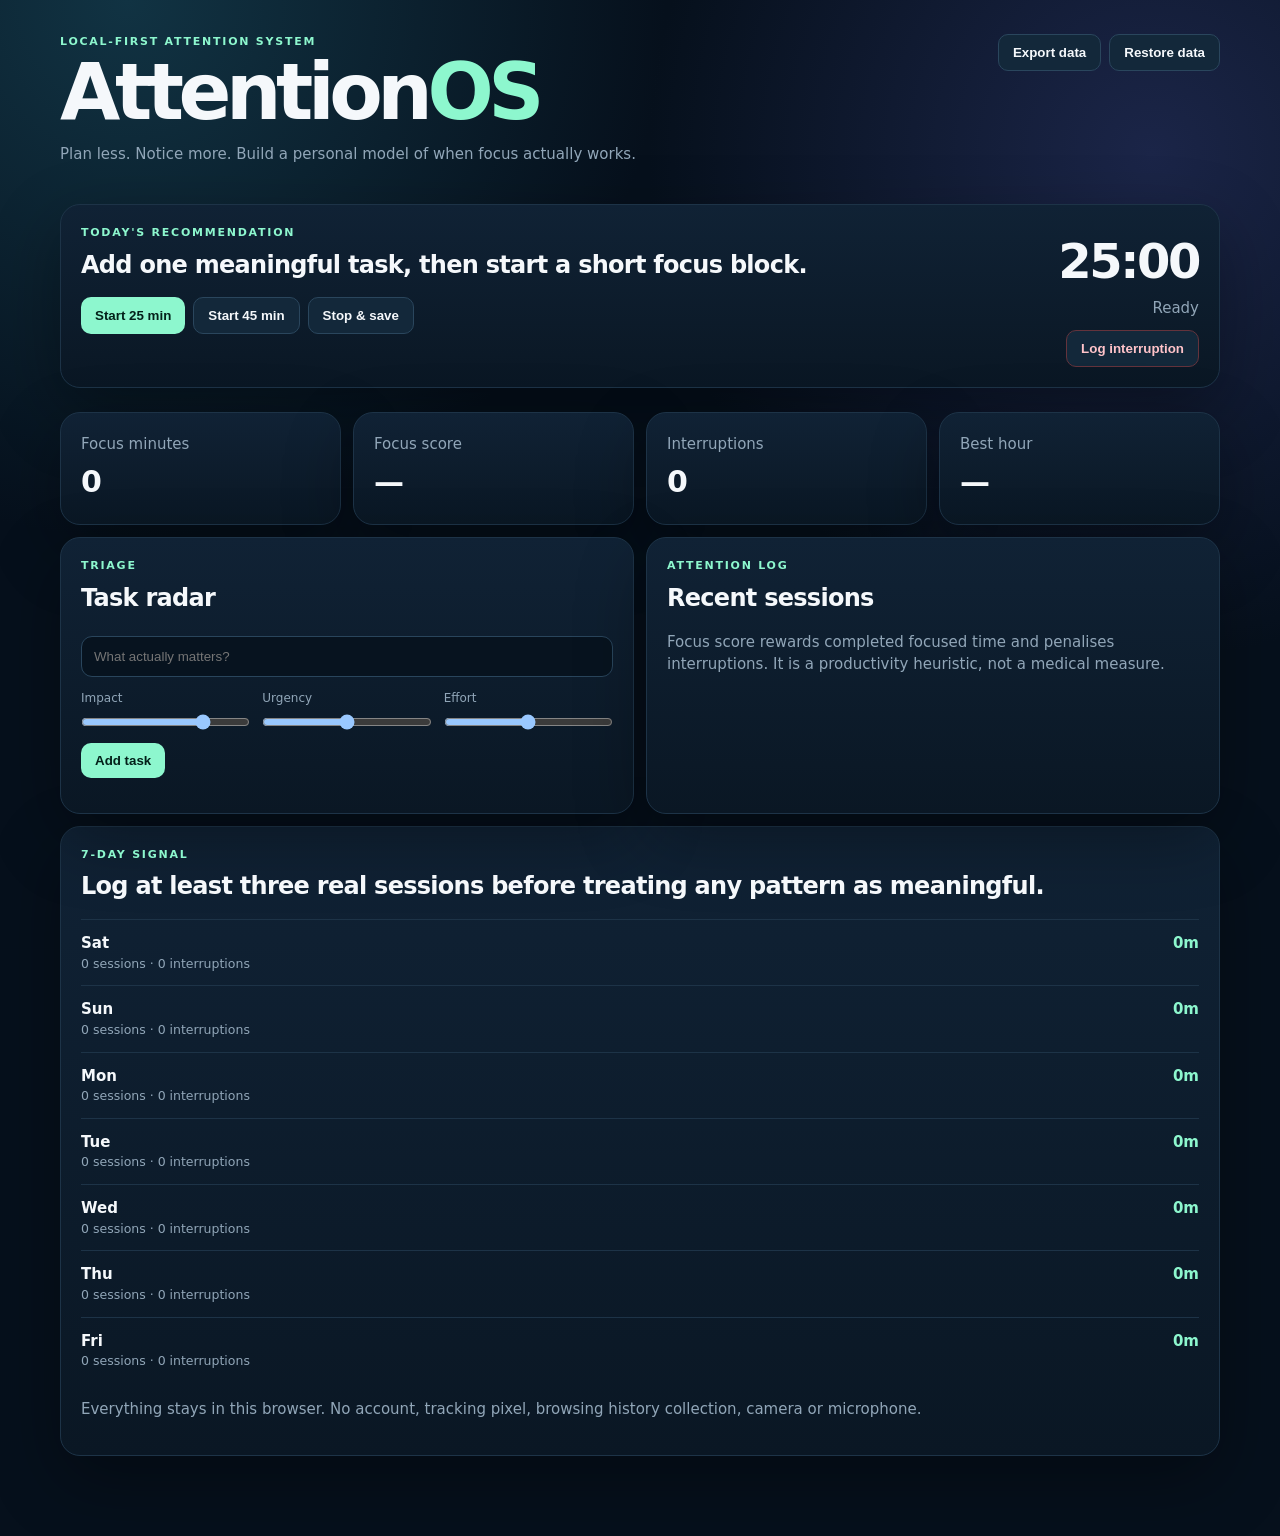
<file: projects/attentionos/index.html>
<!doctype html><html lang="en"><head><meta charset="utf-8"><meta name="viewport" content="width=device-width,initial-scale=1"><meta name="theme-color" content="#07111f"><title>AttentionOS</title><link rel="stylesheet" href="styles.css"></head><body><main class="shell"><header><div><p class="eyebrow">LOCAL-FIRST ATTENTION SYSTEM</p><h1>Attention<span>OS</span></h1><p class="sub">Plan less. Notice more. Build a personal model of when focus actually works.</p></div><div class="heroActions"><button id="exportBtn" class="ghost">Export data</button><button id="importBtn" class="ghost">Restore data</button><input id="importFile" type="file" accept="application/json" hidden></div></header><section class="hero panel"><div><p class="eyebrow">TODAY'S RECOMMENDATION</p><h2 id="recommendation">Add one meaningful task, then start a short focus block.</h2><div class="heroActions"><button id="start25">Start 25 min</button><button id="start45" class="ghost">Start 45 min</button><button id="stopBtn" class="ghost" disabled>Stop & save</button></div></div><div class="timer"><strong id="timer">25:00</strong><span id="timerState" aria-live="polite">Ready</span><button id="interruptBtn" class="danger ghost" disabled>Log interruption</button></div></section><section class="metrics"><article class="panel"><span>Focus minutes</span><strong id="focusMinutes">0</strong></article><article class="panel"><span>Focus score</span><strong id="focusScore">—</strong></article><article class="panel"><span>Interruptions</span><strong id="interruptions">0</strong></article><article class="panel"><span>Best hour</span><strong id="bestHour">—</strong></article></section><section class="columns"><div class="panel"><p class="eyebrow">TRIAGE</p><h2>Task radar</h2><form id="taskForm"><input id="taskTitle" placeholder="What actually matters?" required maxlength="100"><div class="three"><label>Impact<input id="impact" type="range" min="1" max="5" value="4"></label><label>Urgency<input id="urgency" type="range" min="1" max="5" value="3"></label><label>Effort<input id="effort" type="range" min="1" max="5" value="3"></label></div><button>Add task</button></form><div id="tasks" class="list"></div></div><div class="panel"><p class="eyebrow">ATTENTION LOG</p><h2>Recent sessions</h2><p class="muted">Focus score rewards completed focused time and penalises interruptions. It is a productivity heuristic, not a medical measure.</p><div id="sessions" class="list"></div></div></section><section class="panel insight"><p class="eyebrow">7-DAY SIGNAL</p><h2 id="insight">Your patterns appear after you log real sessions.</h2><div id="weekTrend" class="list" aria-label="Seven day focus trend"></div><p class="muted">Everything stays in this browser. No account, tracking pixel, browsing history collection, camera or microphone.</p><p id="dataStatus" class="muted" aria-live="polite"></p></section></main><script src="core.js"></script><script src="app.js"></script></body></html>
</file>
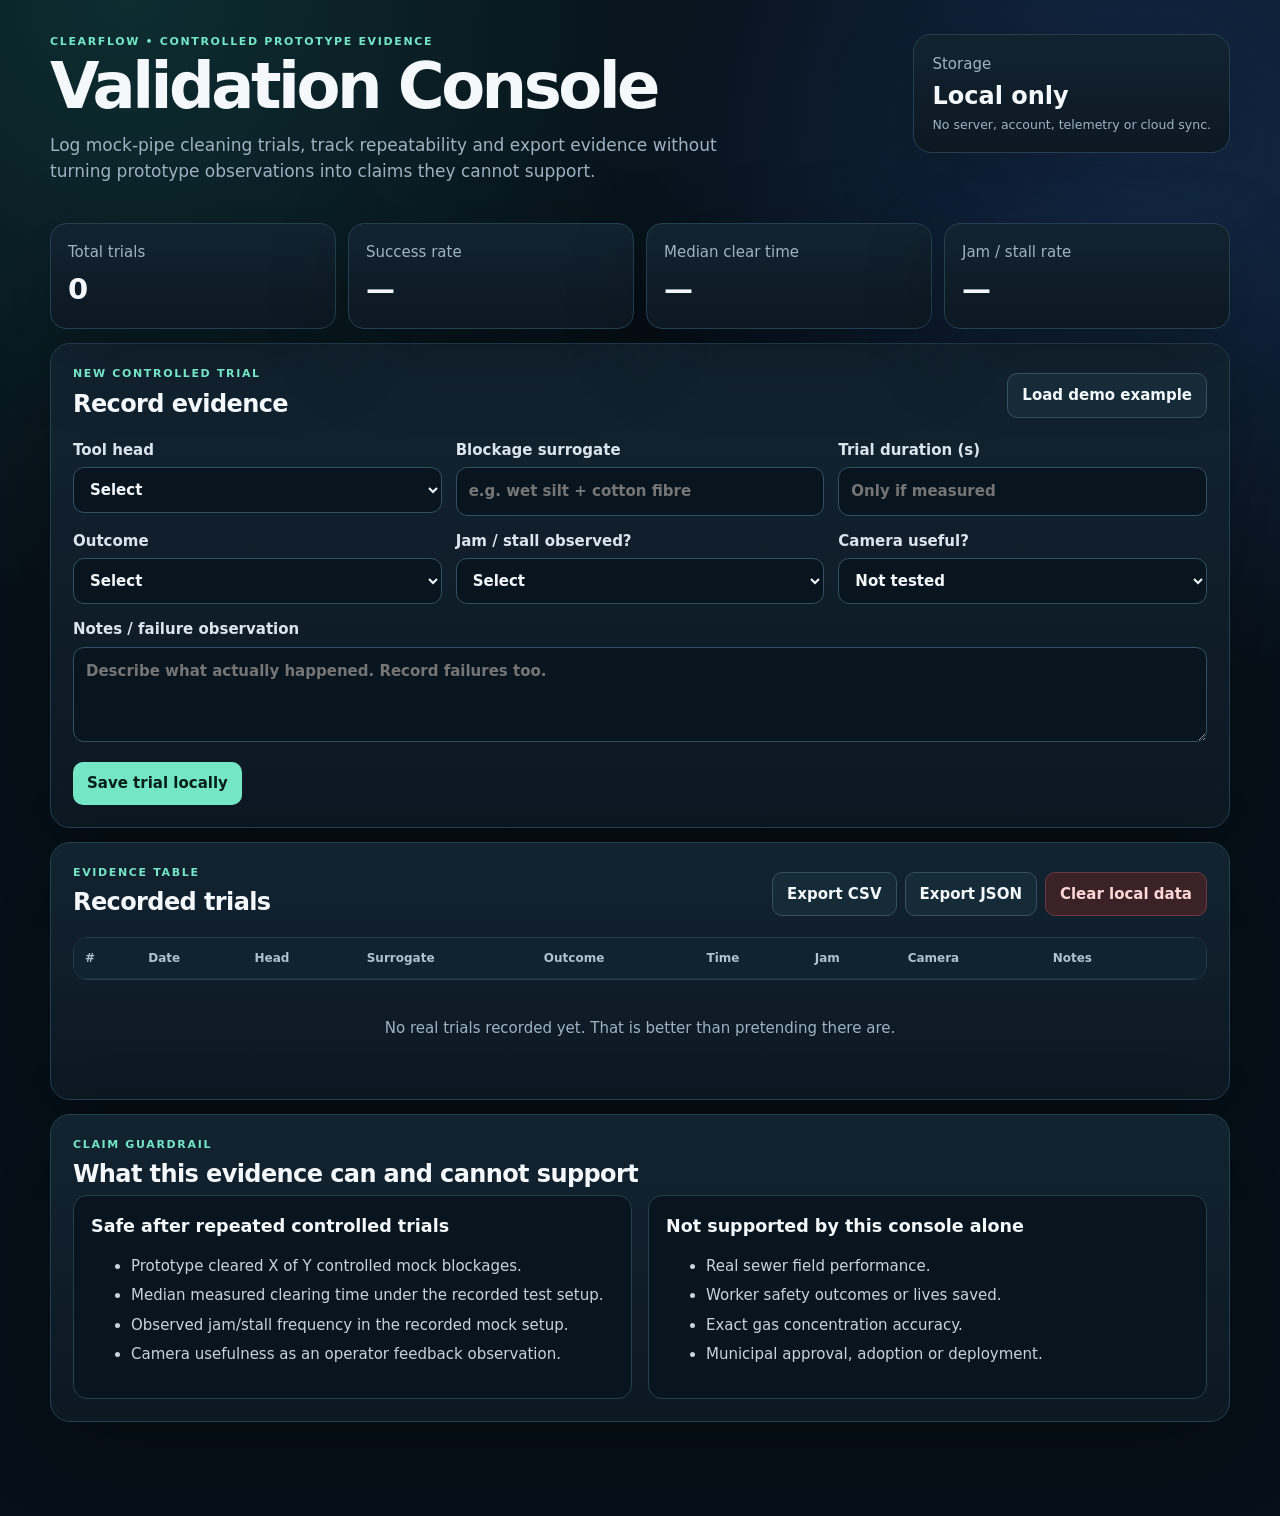
<file: projects/clearflow-validation-console/index.html>
<!doctype html>
<html lang="en">
<head>
<meta charset="utf-8"><meta name="viewport" content="width=device-width,initial-scale=1">
<title>ClearFlow Validation Console</title><link rel="stylesheet" href="styles.css">
</head>
<body>
<main class="shell">
<header class="hero">
<div><p class="eyebrow">ClearFlow • controlled prototype evidence</p><h1>Validation Console</h1>
<p class="lead">Log mock-pipe cleaning trials, track repeatability and export evidence without turning prototype observations into claims they cannot support.</p></div>
<div class="status-card"><span>Storage</span><strong>Local only</strong><small>No server, account, telemetry or cloud sync.</small></div>
</header>
<section class="grid stats">
<article><span>Total trials</span><strong id="totalTrials">0</strong></article>
<article><span>Success rate</span><strong id="successRate">—</strong></article>
<article><span>Median clear time</span><strong id="medianTime">—</strong></article>
<article><span>Jam / stall rate</span><strong id="jamRate">—</strong></article>
</section>
<section class="panel"><div class="panel-head"><div><p class="eyebrow">New controlled trial</p><h2>Record evidence</h2></div><button id="sampleBtn" class="ghost" type="button">Load demo example</button></div>
<form id="trialForm"><div class="form-grid">
<label>Tool head<select id="toolHead" required><option value="">Select</option><option>Auger</option><option>Silt brush</option><option>Debris hook</option><option>Scoop</option><option>Pipe cleaner</option><option>Other</option></select></label>
<label>Blockage surrogate<input id="blockage" maxlength="100" placeholder="e.g. wet silt + cotton fibre" required></label>
<label>Trial duration (s)<input id="duration" type="number" min="0" step="0.1" placeholder="Only if measured"></label>
<label>Outcome<select id="outcome" required><option value="">Select</option><option value="success">Cleared</option><option value="partial">Partially cleared</option><option value="fail">Not cleared</option></select></label>
<label>Jam / stall observed?<select id="jammed" required><option value="">Select</option><option value="no">No</option><option value="yes">Yes</option></select></label>
<label>Camera useful?<select id="cameraUseful"><option value="">Not tested</option><option value="yes">Yes</option><option value="no">No</option></select></label>
</div><label class="wide">Notes / failure observation<textarea id="notes" maxlength="500" placeholder="Describe what actually happened. Record failures too."></textarea></label><div class="form-actions"><button type="submit">Save trial locally</button><span id="formMessage" role="status"></span></div></form></section>
<section class="panel"><div class="panel-head"><div><p class="eyebrow">Evidence table</p><h2>Recorded trials</h2></div><div class="actions"><button id="exportCsv" class="ghost" type="button">Export CSV</button><button id="exportJson" class="ghost" type="button">Export JSON</button><button id="clearAll" class="danger" type="button">Clear local data</button></div></div><div class="table-wrap"><table><thead><tr><th>#</th><th>Date</th><th>Head</th><th>Surrogate</th><th>Outcome</th><th>Time</th><th>Jam</th><th>Camera</th><th>Notes</th><th></th></tr></thead><tbody id="trialRows"></tbody></table></div><p id="emptyState" class="empty">No real trials recorded yet. That is better than pretending there are.</p></section>
<section class="panel claim-panel"><p class="eyebrow">Claim guardrail</p><h2>What this evidence can and cannot support</h2><div class="claim-grid"><div><h3>Safe after repeated controlled trials</h3><ul><li>Prototype cleared X of Y controlled mock blockages.</li><li>Median measured clearing time under the recorded test setup.</li><li>Observed jam/stall frequency in the recorded mock setup.</li><li>Camera usefulness as an operator feedback observation.</li></ul></div><div><h3>Not supported by this console alone</h3><ul><li>Real sewer field performance.</li><li>Worker safety outcomes or lives saved.</li><li>Exact gas concentration accuracy.</li><li>Municipal approval, adoption or deployment.</li></ul></div></div></section>
</main><script src="core.js"></script><script src="app.js"></script></body></html>
</file>
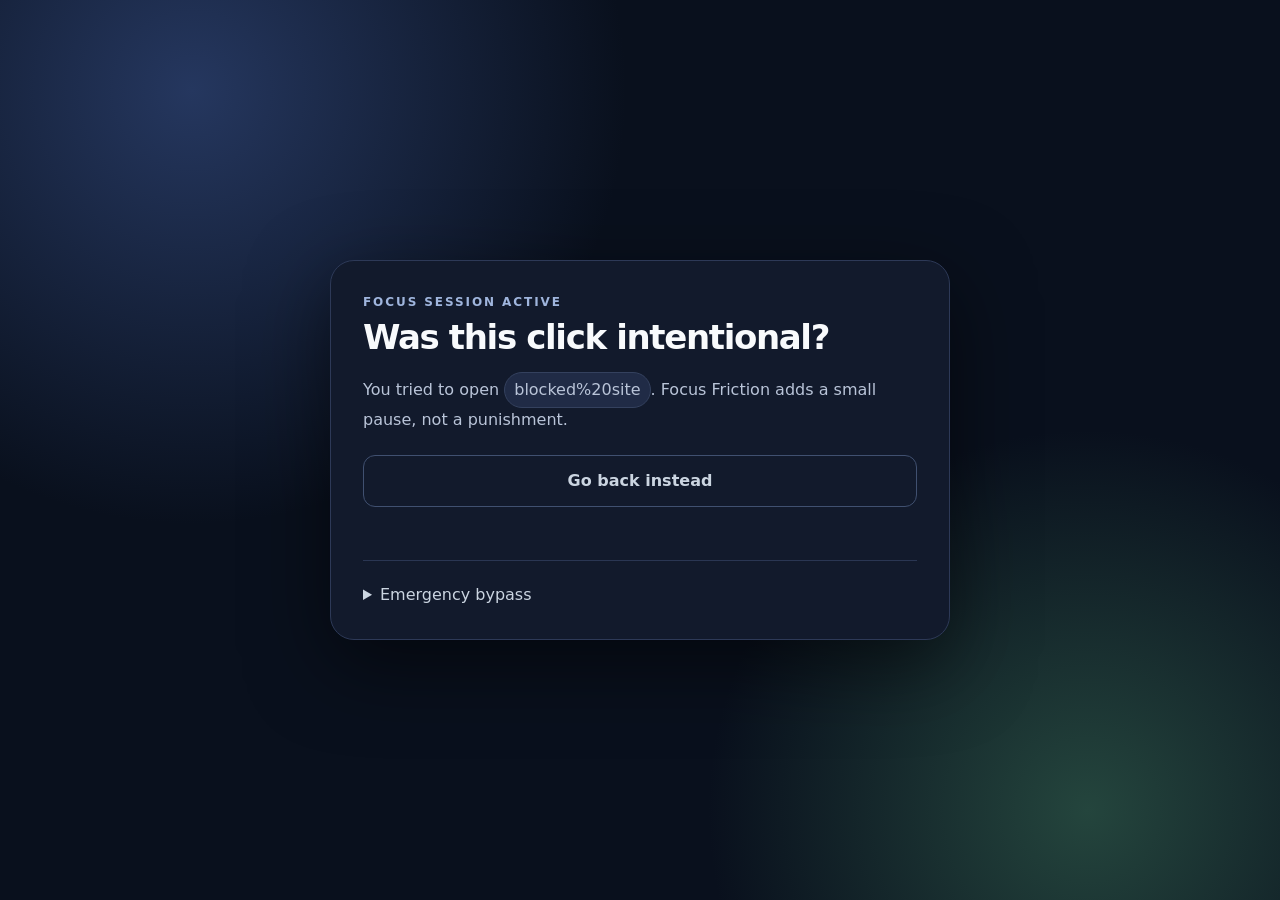
<file: projects/focus-friction/blocked.html>
<!doctype html>
<html lang="en">
<head>
<meta charset="utf-8">
<meta name="viewport" content="width=device-width">
<title>Focus Friction</title>
<style>
:root{color-scheme:dark}
*{box-sizing:border-box}
body{margin:0;min-height:100vh;display:grid;place-items:center;padding:24px;font:16px/1.5 system-ui,-apple-system,sans-serif;background:radial-gradient(circle at 15% 10%,#25375f 0,transparent 32%),radial-gradient(circle at 85% 90%,#24453d 0,transparent 28%),#09101d;color:#f8fafc}
main{width:min(620px,100%);background:#121a2c;border:1px solid #2d3957;border-radius:24px;padding:32px;box-shadow:0 24px 80px #0008}
.eyebrow{font-size:12px;text-transform:uppercase;letter-spacing:.16em;color:#9fb5dd;font-weight:800}
h1{font-size:34px;line-height:1.08;margin:8px 0 10px;letter-spacing:-.04em}
.muted{color:#b9c4d8}.domain{display:inline-block;background:#202b46;border:1px solid #34415e;padding:5px 9px;border-radius:999px}
input,button{width:100%;font:inherit;border-radius:12px;border:1px solid #405070;padding:13px;margin:7px 0}
input{background:#0d1527;color:#fff}button{cursor:pointer;font-weight:800;background:#f8fafc;color:#111827}
button.secondary{background:#202a43;color:#f8fafc}button.quiet{background:transparent;color:#cbd5e1}.hidden{display:none!important}
#countdown{font-size:52px;font-weight:900;text-align:center;margin:14px 0}.message{min-height:24px;color:#fbbf24}
hr{border:0;border-top:1px solid #2a3653;margin:22px 0}details summary{cursor:pointer;color:#cbd5e1}.small{font-size:13px}
</style>
</head>
<body>
<main>
  <div class="eyebrow">Focus session active</div>
  <h1>Was this click intentional?</h1>
  <p class="muted">You tried to open <span id="domain" class="domain"></span>. Focus Friction adds a small pause, not a punishment.</p>
  <section id="intentionSection" class="hidden">
    <p><strong>What specific task requires this site right now?</strong></p>
    <input id="intention" maxlength="280" placeholder="Example: I need one tutorial for my physics IA graph">
    <button id="intentContinue">Continue for a few minutes</button>
  </section>
  <section id="delaySection" class="hidden">
    <p class="muted">Let the impulse settle. You can continue when the timer ends.</p>
    <div id="countdown"></div>
    <button id="delayContinue" class="hidden">Continue intentionally</button>
  </section>
  <section id="vocabSection" class="hidden">
    <p><strong id="vocabPrompt"></strong></p>
    <input id="vocabAnswer" autocomplete="off" placeholder="Answer">
    <button id="vocabContinue">Continue after challenge</button>
  </section>
  <button id="back" class="quiet">Go back instead</button>
  <div id="message" class="message" role="status"></div>
  <hr>
  <details>
    <summary>Emergency bypass</summary>
    <p class="muted small">Use this when access is genuinely necessary. Your reason stays on this device and is never sent anywhere.</p>
    <input id="reason" maxlength="280" placeholder="Why do you need access?">
    <button id="bypass" class="secondary">Bypass temporarily</button>
  </details>
</main>
<script src="core.js"></script>
<script src="blocked.js"></script>
</body>
</html>
</file>
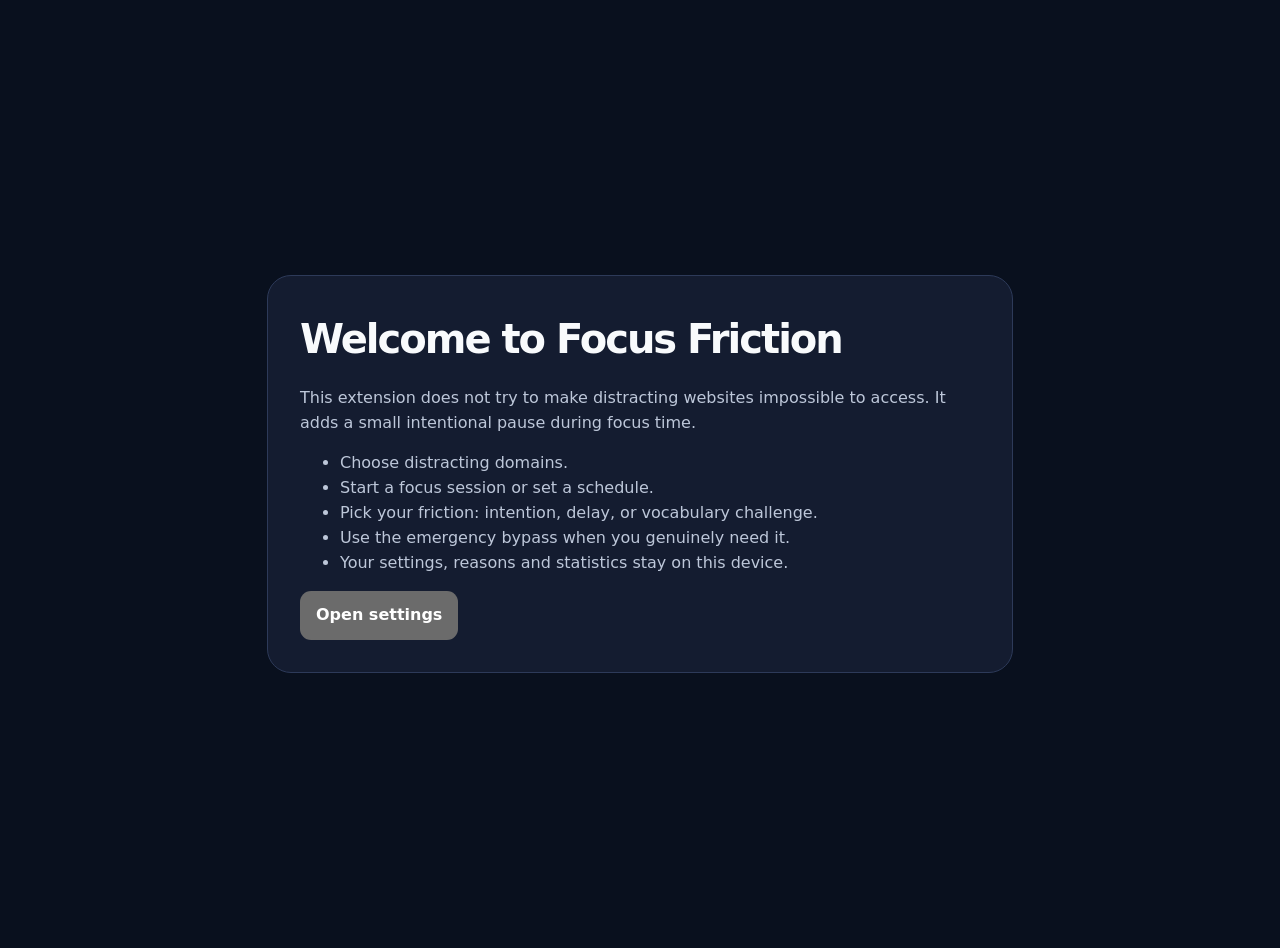
<file: projects/focus-friction/onboarding.html>
<!doctype html>
<html lang="en"><head><meta charset="utf-8"><meta name="viewport" content="width=device-width"><title>Welcome to Focus Friction</title><style>:root{color-scheme:dark}body{min-height:100vh;margin:0;display:grid;place-items:center;padding:24px;font:16px/1.55 system-ui;background:#09101e;color:#f8fafc}main{max-width:680px;background:#141c30;border:1px solid #2d3a59;border-radius:24px;padding:32px}h1{font-size:40px;letter-spacing:-.05em;margin:0 0 10px}p,li{color:#bdc7d9}button{font:inherit;font-weight:800;padding:12px 16px;border-radius:11px;border:0;cursor:pointer}</style></head><body><main><h1>Welcome to Focus Friction</h1><p>This extension does not try to make distracting websites impossible to access. It adds a small intentional pause during focus time.</p><ul><li>Choose distracting domains.</li><li>Start a focus session or set a schedule.</li><li>Pick your friction: intention, delay, or vocabulary challenge.</li><li>Use the emergency bypass when you genuinely need it.</li><li>Your settings, reasons and statistics stay on this device.</li></ul><button id="setup">Open settings</button><script>document.getElementById("setup").addEventListener("click", () => chrome.runtime.openOptionsPage());</script></main></body></html>
</file>
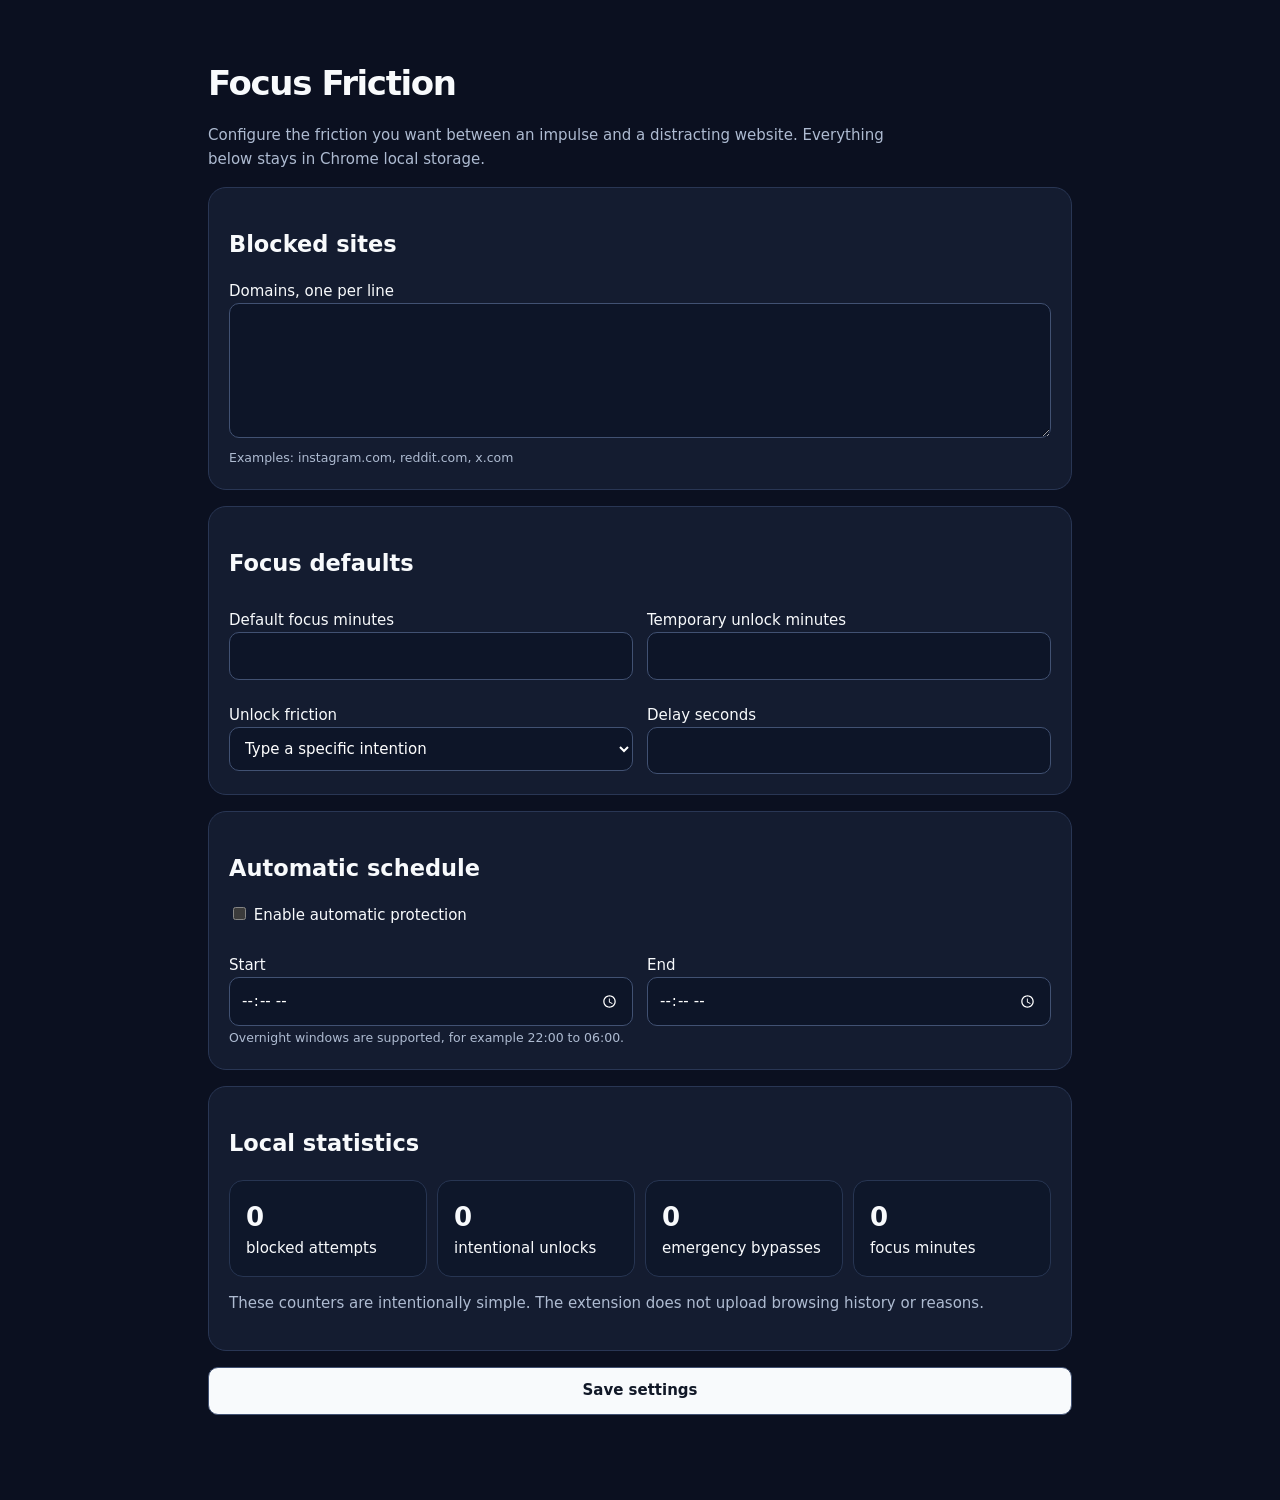
<file: projects/focus-friction/options.html>
<!doctype html>
<html lang="en">
<head>
<meta charset="utf-8">
<meta name="viewport" content="width=device-width">
<title>Focus Friction Settings</title>
<style>
:root{color-scheme:dark}
*{box-sizing:border-box}
body{margin:0;font:15px/1.55 system-ui,-apple-system,sans-serif;background:#0b1020;color:#f8fafc}
main{max-width:900px;margin:0 auto;padding:34px 18px 70px}
h1{font-size:34px;letter-spacing:-.04em;margin-bottom:4px}
.lead{color:#aebbd1;max-width:720px}.card{background:#141c30;border:1px solid #293654;border-radius:18px;padding:20px;margin:16px 0}
.grid{display:grid;grid-template-columns:1fr 1fr;gap:14px}
textarea,input,select,button{font:inherit;width:100%;padding:11px;border-radius:10px;border:1px solid #415172}
textarea,input,select{background:#0d1528;color:#fff}textarea{min-height:135px;resize:vertical}button{cursor:pointer;background:#f8fafc;color:#111827;font-weight:800}
label{display:block;margin-top:10px}small,.muted{color:#aebbd1}.days{display:flex;flex-wrap:wrap;gap:7px;margin:8px 0}
.days label{margin:0;background:#1f2942;padding:7px 10px;border-radius:9px}.days input{width:auto}
.stats{display:grid;grid-template-columns:repeat(4,1fr);gap:10px}.stat{background:#0e172a;border:1px solid #273552;border-radius:14px;padding:16px}.stat strong{display:block;font-size:26px}
@media(max-width:650px){.grid,.stats{grid-template-columns:1fr 1fr}}
</style>
</head>
<body><main>
<h1>Focus Friction</h1>
<p class="lead">Configure the friction you want between an impulse and a distracting website. Everything below stays in Chrome local storage.</p>
<section class="card"><h2>Blocked sites</h2><label>Domains, one per line<textarea id="blocked"></textarea></label><small>Examples: instagram.com, reddit.com, x.com</small></section>
<section class="card"><h2>Focus defaults</h2><div class="grid">
<label>Default focus minutes<input id="focusMinutes" type="number" min="1" max="240"></label>
<label>Temporary unlock minutes<input id="unlockMinutes" type="number" min="1" max="120"></label>
<label>Unlock friction<select id="mode"><option value="intention">Type a specific intention</option><option value="delay">Wait briefly</option><option value="vocabulary">Vocabulary challenge</option></select></label>
<label>Delay seconds<input id="delaySeconds" type="number" min="0" max="120"></label>
</div></section>
<section class="card"><h2>Automatic schedule</h2><label><input id="scheduleEnabled" type="checkbox" style="width:auto"> Enable automatic protection</label><div class="days" id="days"></div><div class="grid"><label>Start <input id="scheduleStart" type="time"></label><label>End <input id="scheduleEnd" type="time"></label></div><small>Overnight windows are supported, for example 22:00 to 06:00.</small></section>
<section class="card"><h2>Local statistics</h2><div class="stats"><div class="stat"><strong id="blocks">0</strong><span>blocked attempts</span></div><div class="stat"><strong id="unlocks">0</strong><span>intentional unlocks</span></div><div class="stat"><strong id="bypasses">0</strong><span>emergency bypasses</span></div><div class="stat"><strong id="minutes">0</strong><span>focus minutes</span></div></div><p class="muted">These counters are intentionally simple. The extension does not upload browsing history or reasons.</p></section>
<button id="save">Save settings</button><p id="message" role="status"></p>
</main><script src="core.js"></script><script src="options.js"></script></body></html>
</file>
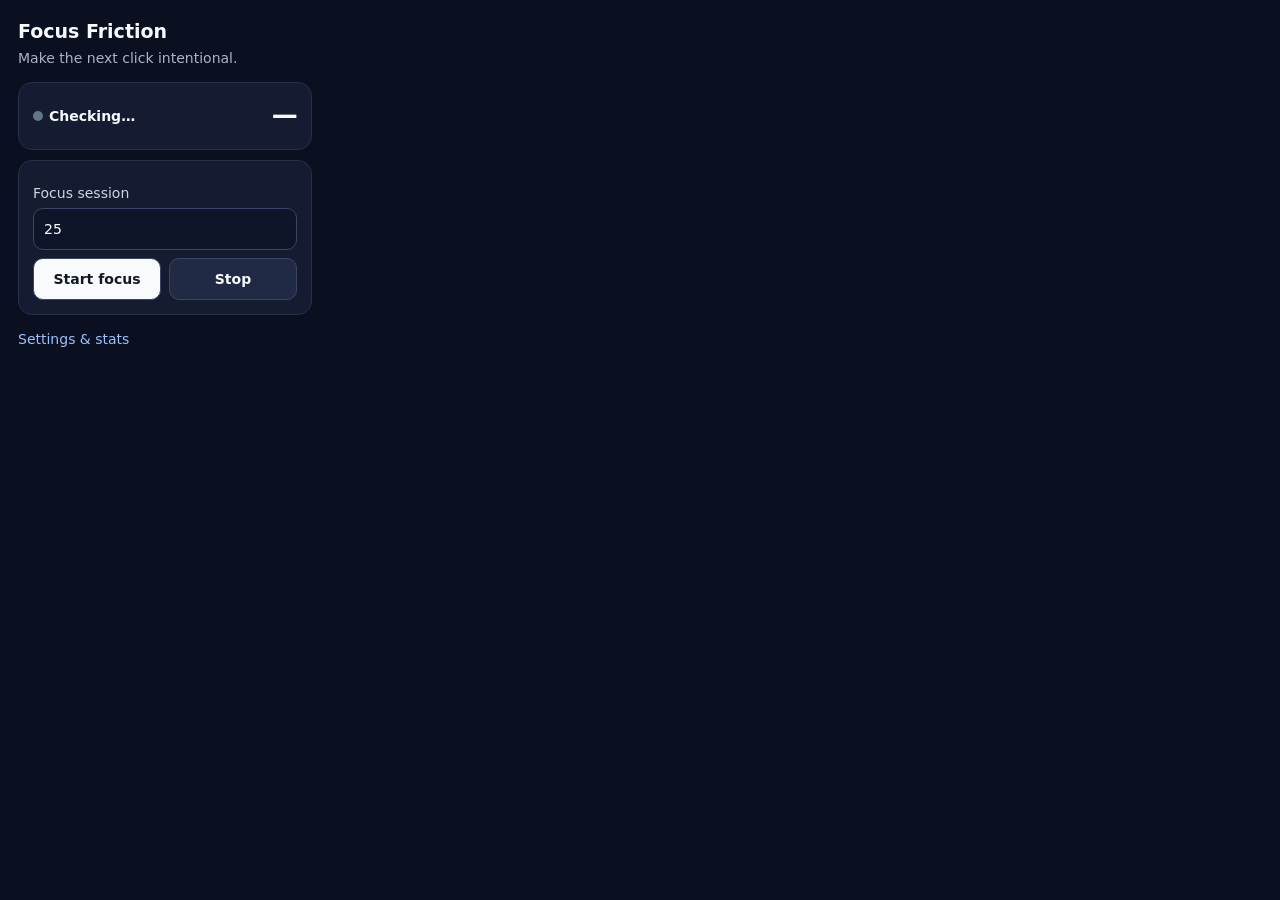
<file: projects/focus-friction/popup.html>
<!doctype html>
<html lang="en">
<head>
<meta charset="utf-8">
<meta name="viewport" content="width=device-width">
<title>Focus Friction</title>
<style>
:root{color-scheme:dark}
*{box-sizing:border-box}
body{width:330px;margin:0;font:14px/1.45 system-ui,-apple-system,sans-serif;background:#0b1020;color:#f8fafc}
main{padding:18px}
h1{font-size:19px;margin:0 0 2px}
.sub{color:#aab4c8;margin:0 0 14px}
.card{background:#151c31;border:1px solid #26304a;border-radius:14px;padding:14px;margin:10px 0}
.status{display:flex;justify-content:space-between;align-items:center;gap:10px}
.dot{width:10px;height:10px;border-radius:999px;background:#64748b;display:inline-block;margin-right:6px}
.dot.on{background:#34d399}
.big{font-size:26px;font-weight:800;letter-spacing:-.03em}
label{display:block;color:#cbd5e1;margin:8px 0 5px}
input,button{font:inherit;border-radius:10px;border:1px solid #3a4664;padding:10px}
input{width:100%;background:#0e1528;color:#fff}
.row{display:flex;gap:8px}
.row>*{flex:1}
button{cursor:pointer;font-weight:750;background:#f8fafc;color:#111827}
button.secondary{background:#202a45;color:#f8fafc}
a{color:#9ac0ff;text-decoration:none}
.foot{display:flex;justify-content:space-between;margin-top:14px}
</style>
</head>
<body>
<main>
  <h1>Focus Friction</h1>
  <p class="sub">Make the next click intentional.</p>
  <section class="card">
    <div class="status">
      <div><span id="dot" class="dot"></span><strong id="status">Checking…</strong></div>
      <div id="timer" class="big">—</div>
    </div>
  </section>
  <section class="card">
    <label for="minutes">Focus session</label>
    <input id="minutes" type="number" min="1" max="240" value="25">
    <div class="row" style="margin-top:8px">
      <button id="start">Start focus</button>
      <button id="stop" class="secondary">Stop</button>
    </div>
  </section>
  <div class="foot">
    <a href="options.html" target="_blank">Settings & stats</a>
    <span id="mode"></span>
  </div>
</main>
<script src="core.js"></script>
<script src="popup.js"></script>
</body>
</html>
</file>
<file: projects/attentionos/styles.css>
:root{color-scheme:dark;--bg:#06101c;--text:#f5f8fb;--muted:#91a6b8;--line:#1d3347;--accent:#8df7ce}*{box-sizing:border-box}body{margin:0;background:radial-gradient(circle at 10% 0,#113343 0,transparent 28%),radial-gradient(circle at 90% 10%,#1b2548 0,transparent 28%),var(--bg);color:var(--text);font:15px/1.5 Inter,system-ui,sans-serif}.shell{width:min(1160px,calc(100% - 28px));margin:auto;padding:34px 0 80px}header,.hero{display:flex;justify-content:space-between;align-items:flex-start;gap:20px}h1{font-size:clamp(42px,7vw,78px);letter-spacing:-.07em;line-height:.9;margin:6px 0 16px}h1 span,.eyebrow{color:var(--accent)}h2{font-size:24px;letter-spacing:-.03em;margin:5px 0 14px}.eyebrow{font-size:11px;letter-spacing:.16em;font-weight:900;margin:0}.sub,.muted{color:var(--muted)}.panel{background:linear-gradient(180deg,#102235,#0a1724);border:1px solid var(--line);border-radius:20px;padding:20px;box-shadow:0 25px 70px #0005}.hero{margin:24px 0}.timer{text-align:right}.timer strong{display:block;font-size:48px;letter-spacing:-.05em}.timer span{display:block;color:var(--muted);margin-bottom:10px}.metrics{display:grid;grid-template-columns:repeat(4,1fr);gap:12px;margin:12px 0}.metrics span{color:var(--muted)}.metrics strong{display:block;font-size:30px;margin-top:4px}.columns{display:grid;grid-template-columns:1fr 1fr;gap:12px}.three{display:grid;grid-template-columns:repeat(3,1fr);gap:12px}label{font-size:12px;color:var(--muted)}input{width:100%;margin:6px 0 12px;padding:12px;border:1px solid #29455c;border-radius:11px;background:#07131f;color:var(--text)}input[type=range]{padding:0}button{border:0;border-radius:10px;padding:10px 14px;font-weight:850;background:var(--accent);color:#032019;cursor:pointer}.ghost{background:#13283a;color:var(--text);border:1px solid #2a465d}.danger{border-color:#64333c;color:#ffc3c9}.heroActions{display:flex;gap:8px}.list{margin-top:15px}.item{display:flex;justify-content:space-between;gap:14px;padding:12px 0;border-top:1px solid var(--line)}.item small{display:block;color:var(--muted)}.score{font-weight:900;color:var(--accent)}.insight{margin-top:12px}@media(max-width:760px){header,.hero{display:block}.timer{text-align:left;margin-top:20px}.metrics{grid-template-columns:1fr 1fr}.columns{grid-template-columns:1fr}.three{grid-template-columns:1fr}}
</file>
<file: projects/clearflow-validation-console/styles.css>
:root{color-scheme:dark;--bg:#071018;--panel:#0e1a24;--text:#f4f8fb;--muted:#9fb2c2;--line:#24404f;--accent:#74e6c5;--danger:#ff9b9b}
*{box-sizing:border-box}body{margin:0;background:radial-gradient(circle at 10% 0%,#0d2d31 0,transparent 32%),radial-gradient(circle at 90% 10%,#142b4b 0,transparent 30%),var(--bg);color:var(--text);font:15px/1.5 Inter,system-ui,-apple-system,Segoe UI,sans-serif}.shell{width:min(1180px,calc(100% - 28px));margin:0 auto;padding:34px 0 80px}.hero{display:flex;gap:24px;justify-content:space-between;align-items:flex-start;margin-bottom:22px}h1{font-size:clamp(34px,6vw,64px);line-height:.95;letter-spacing:-.055em;margin:5px 0 14px}h2{font-size:24px;letter-spacing:-.025em;margin:3px 0}h3{margin:0 0 8px}.lead{max-width:720px;color:var(--muted);font-size:17px}.eyebrow{text-transform:uppercase;letter-spacing:.15em;font-weight:800;font-size:11px;color:var(--accent);margin:0}.status-card,.panel,.stats article{background:linear-gradient(180deg,#122330,#0c1822);border:1px solid var(--line);box-shadow:0 24px 80px #0004}.status-card{border-radius:18px;padding:18px;min-width:210px}.status-card span,.status-card small{display:block;color:var(--muted)}.status-card strong{display:block;font-size:24px;margin:2px 0}.grid{display:grid;gap:12px}.stats{grid-template-columns:repeat(4,1fr);margin-bottom:14px}.stats article{border-radius:16px;padding:17px}.stats span{display:block;color:var(--muted)}.stats strong{display:block;font-size:29px;margin-top:4px}.panel{border-radius:20px;padding:22px;margin:14px 0}.panel-head{display:flex;justify-content:space-between;gap:16px;align-items:center;margin-bottom:14px}.form-grid{display:grid;grid-template-columns:repeat(3,1fr);gap:14px}label{display:block;color:#d9e5ec;font-weight:650}input,select,textarea,button{font:inherit}input,select,textarea{margin-top:6px;width:100%;padding:12px;border-radius:11px;border:1px solid #315061;background:#09151e;color:var(--text);outline:none}input:focus,select:focus,textarea:focus{border-color:var(--accent)}textarea{min-height:95px;resize:vertical}.wide{margin-top:14px}button{border:0;border-radius:10px;padding:10px 14px;font-weight:800;cursor:pointer;background:var(--accent);color:#042018}button.ghost{background:#162b38;color:var(--text);border:1px solid #345162}button.danger{background:#3b2227;color:#ffd7d7;border:1px solid #6a3942}.form-actions{display:flex;align-items:center;gap:12px;margin-top:14px}.actions{display:flex;gap:8px;flex-wrap:wrap;justify-content:flex-end}.table-wrap{overflow:auto;border:1px solid var(--line);border-radius:14px}table{width:100%;border-collapse:collapse;min-width:950px;background:#09151e}th,td{text-align:left;padding:11px;border-bottom:1px solid #1a3341;vertical-align:top}th{position:sticky;top:0;background:#102330;color:#aec2d0;font-size:12px}td{font-size:13px}.empty{text-align:center;color:var(--muted);padding:22px}.claim-grid{display:grid;grid-template-columns:1fr 1fr;gap:16px}.claim-grid>div{background:#09151e;border:1px solid var(--line);border-radius:14px;padding:17px}.claim-grid li{margin:7px 0;color:#c5d4dd}@media(max-width:800px){.hero,.panel-head{display:block}.status-card{margin-top:16px}.stats{grid-template-columns:1fr 1fr}.form-grid{grid-template-columns:1fr}.actions{justify-content:flex-start;margin-top:12px}.claim-grid{grid-template-columns:1fr}}
</file>
